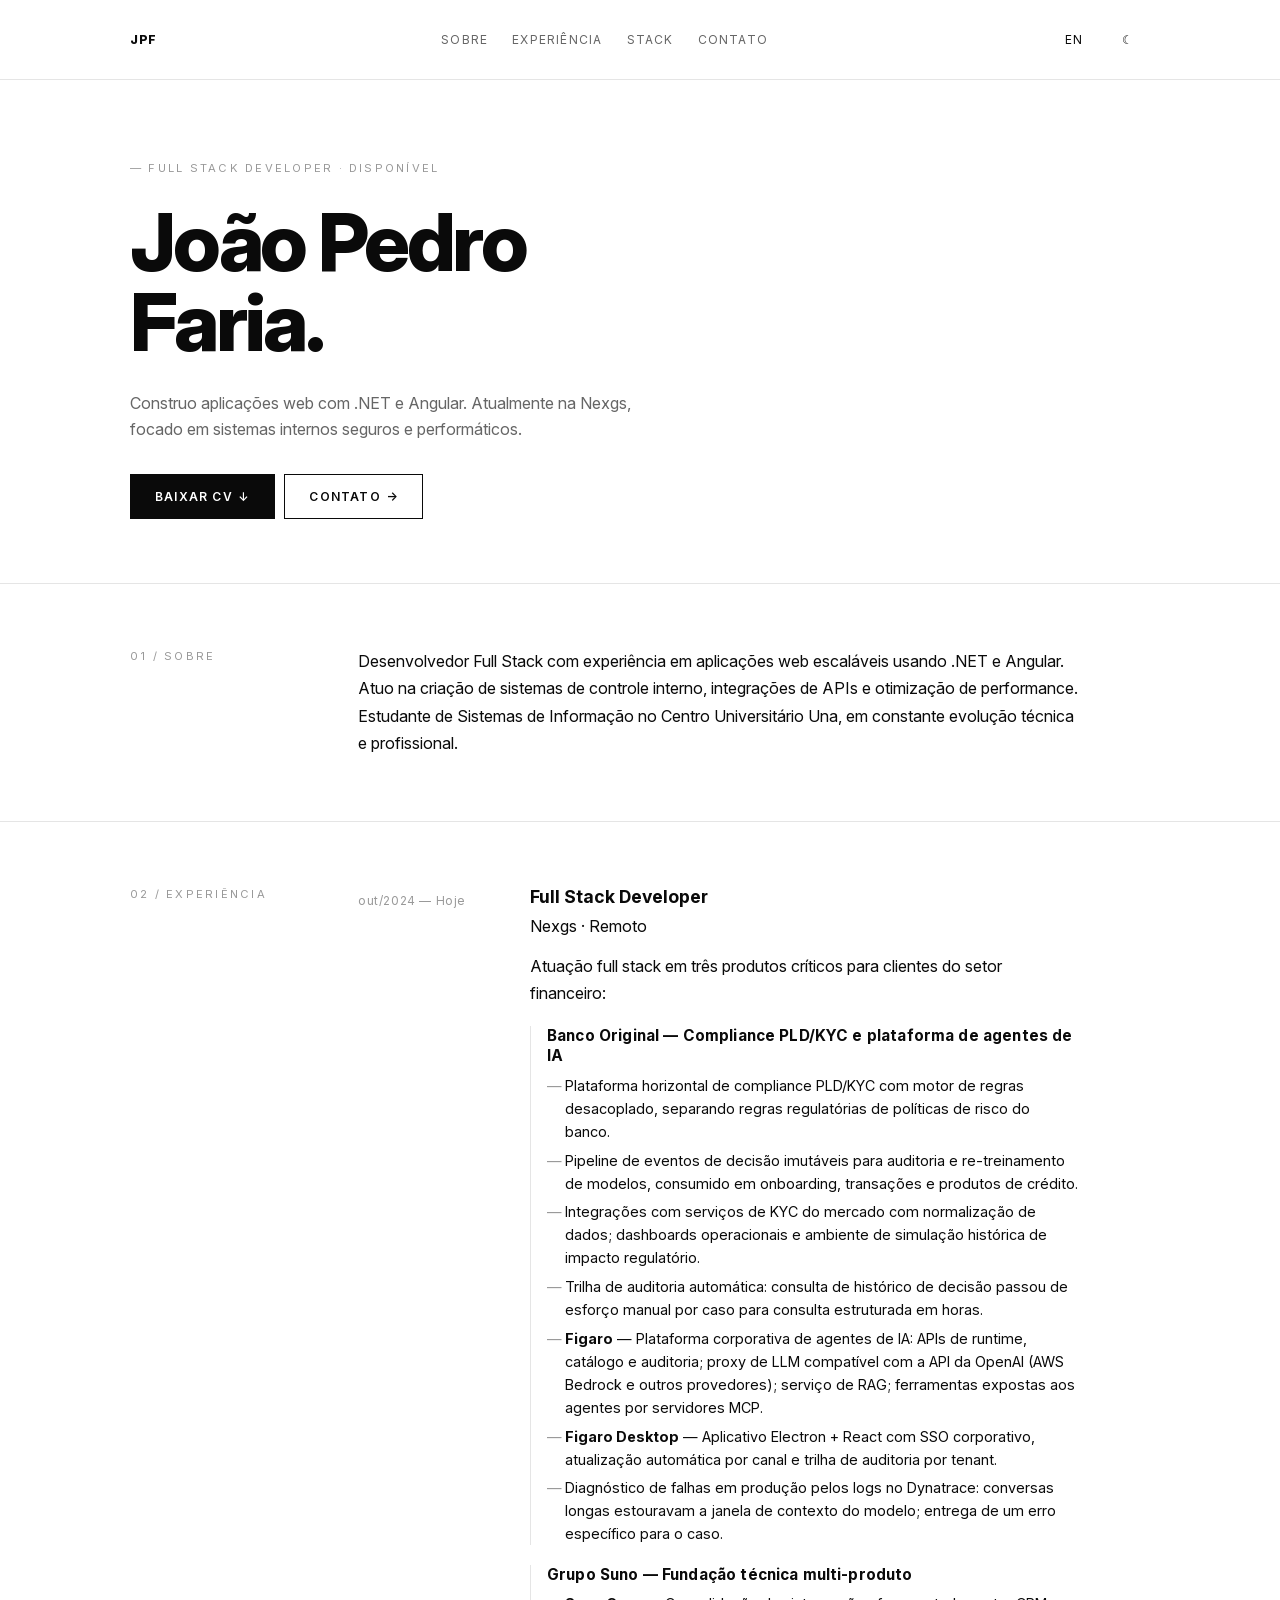
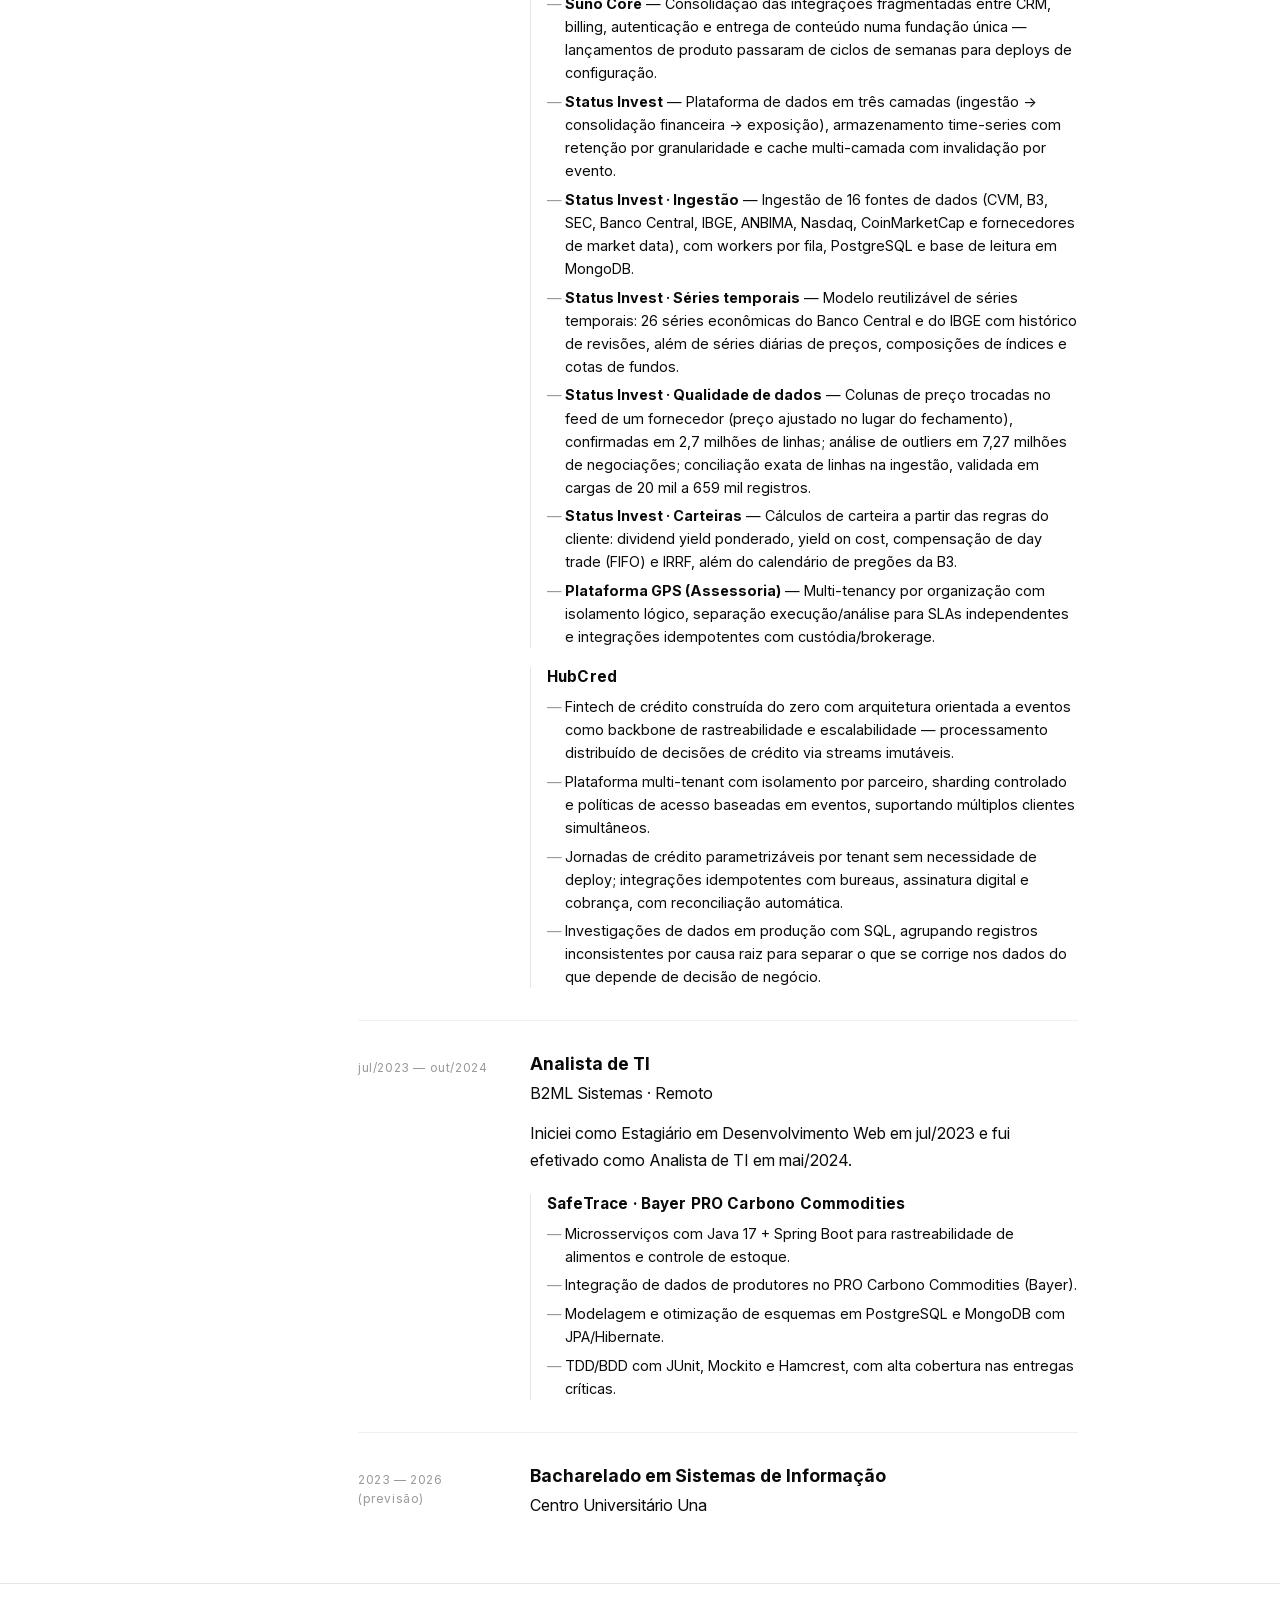
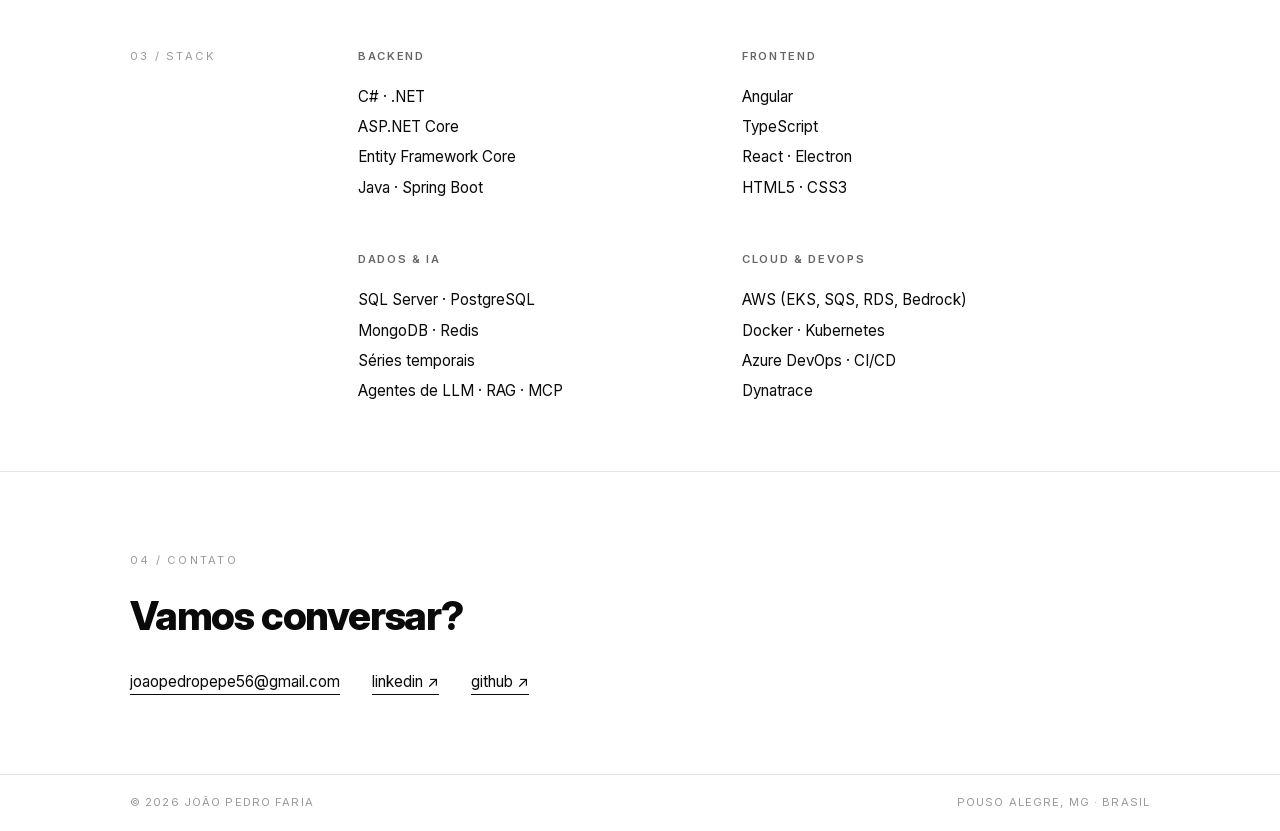
<file: index.html>
<!DOCTYPE html>
<html lang="pt-BR" data-theme="light">
<head>
  <meta charset="UTF-8">
  <meta name="viewport" content="width=device-width, initial-scale=1.0">
  <meta name="description" content="João Pedro Faria — Desenvolvedor Full Stack (.NET, Angular). Portfólio profissional." data-i18n="meta.description" data-i18n-attr="content">
  <meta property="og:title" content="João Pedro Faria — Full Stack Developer">
  <meta property="og:description" content="Desenvolvedor Full Stack (.NET, Angular). Pouso Alegre, MG.">
  <meta property="og:type" content="website">
  <link rel="icon" type="image/svg+xml" href="assets/favicon.svg">
  <link rel="icon" type="image/png" href="assets/favicon.png">
  <title data-i18n="meta.title">João Pedro Faria — Full Stack Developer</title>

  <!-- FOUC prevention: aplica tema antes do CSS pintar -->
  <script>
    (function() {
      try {
        var saved = localStorage.getItem('portfolio:theme');
        var prefers = window.matchMedia('(prefers-color-scheme: dark)').matches;
        var theme = saved || (prefers ? 'dark' : 'light');
        document.documentElement.setAttribute('data-theme', theme);
      } catch(e) {}
    })();
  </script>

  <link rel="stylesheet" href="styles.css">

  <!-- Google tag (gtag.js) -->
  <script async src="https://www.googletagmanager.com/gtag/js?id=G-FLNLV72NQY"></script>
  <script>
    window.dataLayer = window.dataLayer || [];
    function gtag(){dataLayer.push(arguments);}
    gtag('js', new Date());
    gtag('config', 'G-FLNLV72NQY');
  </script>

  <noscript>
    <style>
      .reveal { opacity: 1 !important; transform: none !important; }
    </style>
  </noscript>
</head>
<body>
  <a class="skip-link" href="#main" data-i18n="a11y.skip">Pular para o conteúdo</a>

  <header class="topbar" role="banner">
    <div class="container topbar-inner">
      <a href="#" class="logo" aria-label="João Pedro Faria">JPF</a>

      <nav class="nav" aria-label="Navegação principal">
        <ul class="nav-list">
          <li><a href="#sobre" data-i18n="nav.about">Sobre</a></li>
          <li><a href="#experiencia" data-i18n="nav.experience">Experiência</a></li>
          <li><a href="#stack" data-i18n="nav.stack">Stack</a></li>
          <li><a href="#contato" data-i18n="nav.contact">Contato</a></li>
        </ul>
      </nav>

      <div class="topbar-controls">
        <button class="lang-toggle" type="button" aria-label="Trocar idioma">
          <span data-lang-label>PT</span>
        </button>
        <button class="theme-toggle" type="button" aria-label="Trocar tema">
          <span data-theme-label>☾</span>
        </button>
        <button class="nav-burger" type="button" aria-label="Abrir menu" aria-expanded="false" aria-controls="mobile-nav">
          <span></span><span></span><span></span>
        </button>
      </div>
    </div>

    <div class="mobile-nav" id="mobile-nav" hidden>
      <ul>
        <li><a href="#sobre" data-i18n="nav.about">Sobre</a></li>
        <li><a href="#experiencia" data-i18n="nav.experience">Experiência</a></li>
        <li><a href="#stack" data-i18n="nav.stack">Stack</a></li>
        <li><a href="#contato" data-i18n="nav.contact">Contato</a></li>
      </ul>
    </div>
  </header>

  <main id="main">

    <section class="hero">
      <div class="container">
        <p class="eyebrow reveal"><span data-i18n="hero.eyebrow">Full Stack Developer · Disponível</span></p>
        <h1 class="hero-name reveal" data-i18n="hero.name">João Pedro<br>Faria.</h1>
        <p class="hero-sub reveal" data-i18n="hero.sub">Construo aplicações web com .NET e Angular. Atualmente na Nexgs, focado em sistemas internos seguros e performáticos.</p>
        <div class="hero-cta reveal">
          <a class="btn btn-primary" href="assets/cv-joao-faria-pt.pdf" download data-cv-link>
            <span data-i18n="hero.cv">Baixar CV</span> ↓
          </a>
          <a class="btn btn-secondary" href="#contato">
            <span data-i18n="hero.contact">Contato</span> →
          </a>
        </div>
      </div>
    </section>

    <section class="section" id="sobre">
      <div class="container section-grid">
        <div class="section-label">01 / <span data-i18n="section.about">Sobre</span></div>
        <div class="section-content reveal">
          <p data-i18n="about.body">Desenvolvedor Full Stack com experiência em aplicações web escaláveis usando .NET e Angular. Atuo na criação de sistemas de controle interno, integrações de APIs e otimização de performance. Estudante de Sistemas de Informação no Centro Universitário Una, em constante evolução técnica e profissional.</p>
        </div>
      </div>
    </section>

    <section class="section" id="experiencia">
      <div class="container section-grid">
        <div class="section-label">02 / <span data-i18n="section.experience">Experiência</span></div>
        <div class="section-content">

          <article class="timeline-item reveal">
            <div class="timeline-period"><span data-i18n="exp.nexgs-period">out/2024</span> — <span data-i18n="timeline.now">Hoje</span></div>
            <div class="timeline-body">
              <h3 class="timeline-role">Full Stack Developer</h3>
              <p class="timeline-meta">Nexgs · <span data-i18n="timeline.remote">Remoto</span></p>
              <p class="timeline-intro" data-i18n="exp.nexgs-intro">Atuação full stack em três produtos críticos para clientes do setor financeiro:</p>

              <div class="timeline-sub">
                <h4 class="sub-title">Banco Original — <span data-i18n="exp.nexgs.banco-tag">Compliance PLD/KYC e plataforma de agentes de IA</span></h4>
                <ul class="sub-list">
                  <li data-i18n="exp.nexgs.banco.b1">Plataforma horizontal de compliance PLD/KYC com motor de regras desacoplado, separando regras regulatórias de políticas de risco do banco.</li>
                  <li data-i18n="exp.nexgs.banco.b2">Pipeline de eventos de decisão imutáveis para auditoria e re-treinamento de modelos, consumido em onboarding, transações e produtos de crédito.</li>
                  <li data-i18n="exp.nexgs.banco.b3">Integrações com serviços de KYC do mercado com normalização de dados; dashboards operacionais e ambiente de simulação histórica de impacto regulatório.</li>
                  <li data-i18n="exp.nexgs.banco.b4">Trilha de auditoria automática: consulta de histórico de decisão passou de esforço manual por caso para consulta estruturada em horas.</li>
                  <li data-i18n="exp.nexgs.banco.b5"><strong>Figaro</strong> — Plataforma corporativa de agentes de IA: APIs de runtime, catálogo e auditoria; proxy de LLM compatível com a API da OpenAI (AWS Bedrock e outros provedores); serviço de RAG; ferramentas expostas aos agentes por servidores MCP.</li>
                  <li data-i18n="exp.nexgs.banco.b6"><strong>Figaro Desktop</strong> — Aplicativo Electron + React com SSO corporativo, atualização automática por canal e trilha de auditoria por tenant.</li>
                  <li data-i18n="exp.nexgs.banco.b7">Diagnóstico de falhas em produção pelos logs no Dynatrace: conversas longas estouravam a janela de contexto do modelo; entrega de um erro específico para o caso.</li>
                </ul>
              </div>

              <div class="timeline-sub">
                <h4 class="sub-title">Grupo Suno — <span data-i18n="exp.nexgs.suno-tag">Fundação técnica multi-produto</span></h4>
                <ul class="sub-list">
                  <li data-i18n="exp.nexgs.suno.b1"><strong>Suno Core</strong> — Consolidação das integrações fragmentadas entre CRM, billing, autenticação e entrega de conteúdo numa fundação única — lançamentos de produto passaram de ciclos de semanas para deploys de configuração.</li>
                  <li data-i18n="exp.nexgs.suno.b2"><strong>Status Invest</strong> — Plataforma de dados em três camadas (ingestão → consolidação financeira → exposição), armazenamento time-series com retenção por granularidade e cache multi-camada com invalidação por evento.</li>
                  <li data-i18n="exp.nexgs.suno.b4"><strong>Status Invest · Ingestão</strong> — Ingestão de 16 fontes de dados (CVM, B3, SEC, Banco Central, IBGE, ANBIMA, Nasdaq, CoinMarketCap e fornecedores de market data), com workers por fila, PostgreSQL e base de leitura em MongoDB.</li>
                  <li data-i18n="exp.nexgs.suno.b5"><strong>Status Invest · Séries temporais</strong> — Modelo reutilizável de séries temporais: 26 séries econômicas do Banco Central e do IBGE com histórico de revisões, além de séries diárias de preços, composições de índices e cotas de fundos.</li>
                  <li data-i18n="exp.nexgs.suno.b6"><strong>Status Invest · Qualidade de dados</strong> — Colunas de preço trocadas no feed de um fornecedor (preço ajustado no lugar do fechamento), confirmadas em 2,7 milhões de linhas; análise de outliers em 7,27 milhões de negociações; conciliação exata de linhas na ingestão, validada em cargas de 20 mil a 659 mil registros.</li>
                  <li data-i18n="exp.nexgs.suno.b7"><strong>Status Invest · Carteiras</strong> — Cálculos de carteira a partir das regras do cliente: dividend yield ponderado, yield on cost, compensação de day trade (FIFO) e IRRF, além do calendário de pregões da B3.</li>
                  <li data-i18n="exp.nexgs.suno.b3"><strong>Plataforma GPS (Assessoria)</strong> — Multi-tenancy por organização com isolamento lógico, separação execução/análise para SLAs independentes e integrações idempotentes com custódia/brokerage.</li>
                </ul>
              </div>

              <div class="timeline-sub">
                <h4 class="sub-title">HubCred</h4>
                <ul class="sub-list">
                  <li data-i18n="exp.nexgs.hubcred.b1">Fintech de crédito construída do zero com arquitetura orientada a eventos como backbone de rastreabilidade e escalabilidade — processamento distribuído de decisões de crédito via streams imutáveis.</li>
                  <li data-i18n="exp.nexgs.hubcred.b2">Plataforma multi-tenant com isolamento por parceiro, sharding controlado e políticas de acesso baseadas em eventos, suportando múltiplos clientes simultâneos.</li>
                  <li data-i18n="exp.nexgs.hubcred.b3">Jornadas de crédito parametrizáveis por tenant sem necessidade de deploy; integrações idempotentes com bureaus, assinatura digital e cobrança, com reconciliação automática.</li>
                  <li data-i18n="exp.nexgs.hubcred.b4">Investigações de dados em produção com SQL, agrupando registros inconsistentes por causa raiz para separar o que se corrige nos dados do que depende de decisão de negócio.</li>
                </ul>
              </div>
            </div>
          </article>

          <article class="timeline-item reveal">
            <div class="timeline-period" data-i18n="exp.b2ml-period">jul/2023 — out/2024</div>
            <div class="timeline-body">
              <h3 class="timeline-role"><span data-i18n="exp.b2ml-role">Analista de TI</span></h3>
              <p class="timeline-meta">B2ML Sistemas · <span data-i18n="timeline.remote">Remoto</span></p>
              <p class="timeline-intro" data-i18n="exp.b2ml-note">Iniciei como Estagiário em Desenvolvimento Web em jul/2023 e fui efetivado como Analista de TI em mai/2024.</p>

              <div class="timeline-sub">
                <h4 class="sub-title">SafeTrace · Bayer PRO Carbono Commodities</h4>
                <ul class="sub-list">
                  <li data-i18n="exp.b2ml.b1">Microsserviços com Java 17 + Spring Boot para rastreabilidade de alimentos e controle de estoque.</li>
                  <li data-i18n="exp.b2ml.b2">Integração de dados de produtores no PRO Carbono Commodities (Bayer).</li>
                  <li data-i18n="exp.b2ml.b3">Modelagem e otimização de esquemas em PostgreSQL e MongoDB com JPA/Hibernate.</li>
                  <li data-i18n="exp.b2ml.b4">TDD/BDD com JUnit, Mockito e Hamcrest, com alta cobertura nas entregas críticas.</li>
                </ul>
              </div>
            </div>
          </article>

          <article class="timeline-item reveal">
            <div class="timeline-period" data-i18n="edu.una-period">2023 — 2026 (previsão)</div>
            <div class="timeline-body">
              <h3 class="timeline-role"><span data-i18n="edu.una-role">Bacharelado em Sistemas de Informação</span></h3>
              <p class="timeline-meta">Centro Universitário Una</p>
            </div>
          </article>

        </div>
      </div>
    </section>

    <section class="section" id="stack">
      <div class="container section-grid">
        <div class="section-label">03 / <span data-i18n="section.stack">Stack</span></div>
        <div class="section-content">
          <div class="stack-grid">
            <div class="stack-col reveal">
              <h4 class="stack-title">Backend</h4>
              <ul class="stack-list">
                <li>C# · .NET</li>
                <li>ASP.NET Core</li>
                <li>Entity Framework Core</li>
                <li>Java · Spring Boot</li>
              </ul>
            </div>
            <div class="stack-col reveal">
              <h4 class="stack-title">Frontend</h4>
              <ul class="stack-list">
                <li>Angular</li>
                <li>TypeScript</li>
                <li>React · Electron</li>
                <li>HTML5 · CSS3</li>
              </ul>
            </div>
            <div class="stack-col reveal">
              <h4 class="stack-title" data-i18n="stack.data">Dados & IA</h4>
              <ul class="stack-list">
                <li>SQL Server · PostgreSQL</li>
                <li>MongoDB · Redis</li>
                <li data-i18n="stack.timeseries">Séries temporais</li>
                <li data-i18n="stack.agents">Agentes de LLM · RAG · MCP</li>
              </ul>
            </div>
            <div class="stack-col reveal">
              <h4 class="stack-title" data-i18n="stack.cloud">Cloud & DevOps</h4>
              <ul class="stack-list">
                <li>AWS (EKS, SQS, RDS, Bedrock)</li>
                <li>Docker · Kubernetes</li>
                <li>Azure DevOps · CI/CD</li>
                <li>Dynatrace</li>
              </ul>
            </div>
          </div>
        </div>
      </div>
    </section>

    <section class="section section-contact" id="contato">
      <div class="container">
        <div class="section-label">04 / <span data-i18n="section.contact">Contato</span></div>
        <h2 class="contact-headline reveal" data-i18n="contact.headline">Vamos conversar?</h2>
        <ul class="contact-links reveal">
          <li><a href="mailto:joaopedropepe56@gmail.com">joaopedropepe56@gmail.com</a></li>
          <li><a href="https://www.linkedin.com/in/joao-pedro-faria-dev/" target="_blank" rel="noopener">linkedin ↗</a></li>
          <li><a href="https://github.com/joao-o-faria" target="_blank" rel="noopener">github ↗</a></li>
        </ul>
      </div>
    </section>

  </main>

  <footer class="footer">
    <div class="container footer-inner">
      <span>© 2026 João Pedro Faria</span>
      <span data-i18n="footer.location">Pouso Alegre, MG · Brasil</span>
    </div>
  </footer>

  <script src="main.js" defer></script>
</body>
</html>
</file>
<file: styles.css>
/* ============================================
   TOKENS
   ============================================ */
:root {
  /* Light theme (default) */
  --bg: #ffffff;
  --fg: #0a0a0a;
  --fg-muted: #666666;
  --fg-subtle: #999999;
  --border: #e5e5e5;
  --border-subtle: #f0f0f0;

  /* Type */
  --font-sans: 'Inter', 'Helvetica Neue', -apple-system, BlinkMacSystemFont, 'Segoe UI', sans-serif;

  /* Layout */
  --container-max: 1100px;
  --container-pad: 2.5rem;
  --section-pad-y: 4rem;

  /* Motion */
  --transition: 200ms cubic-bezier(0.4, 0, 0.2, 1);
}

[data-theme="dark"] {
  --bg: #0a0a0a;
  --fg: #fafafa;
  --fg-muted: #a3a3a3;
  --fg-subtle: #666666;
  --border: #262626;
  --border-subtle: #1a1a1a;
}

@media (max-width: 640px) {
  :root {
    --container-pad: 1.25rem;
    --section-pad-y: 2.5rem;
  }
}

/* ============================================
   FONTS (self-hosted)
   ============================================ */
@font-face {
  font-family: 'Inter';
  src: url('assets/fonts/Inter-Variable.woff2') format('woff2-variations');
  font-weight: 100 900;
  font-style: normal;
  font-display: swap;
}

/* ============================================
   RESET
   ============================================ */
*, *::before, *::after { box-sizing: border-box; }

html {
  scroll-behavior: smooth;
  -webkit-text-size-adjust: 100%;
}

@media (prefers-reduced-motion: reduce) {
  html { scroll-behavior: auto; }
  *, *::before, *::after {
    animation-duration: 0.01ms !important;
    transition-duration: 0.01ms !important;
  }
}

body {
  margin: 0;
  font-family: var(--font-sans);
  background: var(--bg);
  color: var(--fg);
  line-height: 1.6;
  transition: background var(--transition), color var(--transition);
  -webkit-font-smoothing: antialiased;
  -moz-osx-font-smoothing: grayscale;
}

img, svg { max-width: 100%; display: block; }

button {
  font: inherit;
  color: inherit;
  background: none;
  border: none;
  cursor: pointer;
  padding: 0;
}

a { color: inherit; text-decoration: none; }

ul { list-style: none; padding: 0; margin: 0; }

h1, h2, h3, h4, p { margin: 0; }

/* ============================================
   UTILITIES
   ============================================ */
.container {
  max-width: var(--container-max);
  margin: 0 auto;
  padding-left: var(--container-pad);
  padding-right: var(--container-pad);
}

.skip-link {
  position: absolute;
  top: -100px;
  left: 0;
  padding: 0.75rem 1rem;
  background: var(--fg);
  color: var(--bg);
  z-index: 100;
  transition: top var(--transition);
}
.skip-link:focus { top: 0; }

:focus-visible {
  outline: 2px solid var(--fg);
  outline-offset: 2px;
}

/* ============================================
   TOPBAR
   ============================================ */
.topbar {
  position: sticky;
  top: 0;
  z-index: 50;
  background: color-mix(in srgb, var(--bg) 92%, transparent);
  backdrop-filter: blur(8px);
  -webkit-backdrop-filter: blur(8px);
  border-bottom: 1px solid var(--border);
}

.topbar-inner {
  display: flex;
  align-items: center;
  justify-content: space-between;
  padding-top: 1.1rem;
  padding-bottom: 1.1rem;
  font-size: 0.75rem;
  letter-spacing: 0.1em;
  text-transform: uppercase;
}

.logo {
  font-weight: 800;
  letter-spacing: 0.05em;
}

.nav-list {
  display: flex;
  gap: 1.5rem;
  color: var(--fg-muted);
}

.nav-list a { transition: color var(--transition); }
.nav-list a:hover { color: var(--fg); }

.topbar-controls {
  display: flex;
  gap: 0.6rem;
  align-items: center;
}

.lang-toggle,
.theme-toggle {
  font-size: 0.75rem;
  letter-spacing: 0.1em;
  padding: 0.4rem 0.6rem;
  min-width: 44px;
  min-height: 44px;
  display: inline-flex;
  align-items: center;
  justify-content: center;
}

.lang-toggle:hover,
.theme-toggle:hover { color: var(--fg-muted); }

.nav-burger { display: none; }

/* ============================================
   MOBILE NAV (drawer)
   ============================================ */
.mobile-nav {
  display: block;
  border-top: 1px solid var(--border);
}

.mobile-nav[hidden] {
  display: none;
}

.mobile-nav ul {
  display: flex;
  flex-direction: column;
  padding: 1rem var(--container-pad) 1.5rem;
  gap: 0.5rem;
}

.mobile-nav a {
  display: block;
  padding: 0.75rem 0;
  font-size: 1rem;
  letter-spacing: 0.05em;
  text-transform: uppercase;
  border-bottom: 1px solid var(--border-subtle);
}

/* ============================================
   HERO
   ============================================ */
.hero {
  padding-top: 5rem;
  padding-bottom: 4rem;
  border-bottom: 1px solid var(--border);
}

@media (max-width: 640px) {
  .hero { padding-top: 3rem; padding-bottom: 2.5rem; }
}

.eyebrow {
  font-size: 0.7rem;
  letter-spacing: 0.2em;
  text-transform: uppercase;
  color: var(--fg-subtle);
  margin-bottom: 1.5rem;
}

.eyebrow::before {
  content: "— ";
}

.hero-name {
  font-size: clamp(2.5rem, 8vw, 5rem);
  font-weight: 800;
  line-height: 1;
  letter-spacing: -0.04em;
  max-width: 900px;
}

.hero-sub {
  font-size: 1rem;
  color: var(--fg-muted);
  margin-top: 1.8rem;
  max-width: 520px;
  line-height: 1.6;
}

.hero-cta {
  display: flex;
  gap: 0.6rem;
  margin-top: 2rem;
  flex-wrap: wrap;
}

@media (max-width: 480px) {
  .hero-cta { flex-direction: column; align-items: stretch; }
}

/* ============================================
   BUTTONS
   ============================================ */
.btn {
  display: inline-flex;
  align-items: center;
  justify-content: center;
  gap: 0.3rem;
  padding: 0.75rem 1.5rem;
  font-size: 0.75rem;
  font-weight: 600;
  letter-spacing: 0.1em;
  text-transform: uppercase;
  border: 1px solid var(--fg);
  min-height: 44px;
  transition: background var(--transition), color var(--transition);
}

.btn-primary {
  background: var(--fg);
  color: var(--bg);
}
.btn-primary:hover {
  background: var(--bg);
  color: var(--fg);
}

.btn-secondary {
  background: transparent;
  color: var(--fg);
}
.btn-secondary:hover {
  background: var(--fg);
  color: var(--bg);
}

/* ============================================
   SECTION LAYOUT
   ============================================ */
.section {
  padding-top: var(--section-pad-y);
  padding-bottom: var(--section-pad-y);
  border-bottom: 1px solid var(--border);
}

.section-grid {
  display: grid;
  grid-template-columns: 180px 1fr;
  gap: 3rem;
  align-items: start;
}

@media (max-width: 960px) {
  .section-grid {
    grid-template-columns: 1fr;
    gap: 1.5rem;
  }
}

.section-label {
  font-size: 0.7rem;
  letter-spacing: 0.2em;
  text-transform: uppercase;
  color: var(--fg-subtle);
}

.section-content {
  max-width: 720px;
}

.section-content p {
  font-size: 1rem;
  line-height: 1.7;
  color: var(--fg);
}

/* ============================================
   TIMELINE (Experiência + Formação)
   ============================================ */
.timeline-item {
  display: grid;
  grid-template-columns: 140px 1fr;
  gap: 2rem;
  padding-bottom: 2rem;
  border-bottom: 1px solid var(--border-subtle);
  margin-bottom: 2rem;
}

.timeline-item:last-child {
  border-bottom: none;
  margin-bottom: 0;
  padding-bottom: 0;
}

@media (max-width: 640px) {
  .timeline-item {
    grid-template-columns: 1fr;
    gap: 0.5rem;
  }
}

.timeline-period {
  font-size: 0.75rem;
  color: var(--fg-subtle);
  letter-spacing: 0.05em;
  padding-top: 0.3rem;
}

.timeline-role {
  font-size: 1.1rem;
  font-weight: 700;
  line-height: 1.3;
}

.timeline-meta {
  font-size: 0.85rem;
  color: var(--fg-muted);
  margin-top: 0.25rem;
}

.timeline-desc {
  font-size: 0.95rem;
  color: var(--fg);
  margin-top: 0.8rem;
  line-height: 1.6;
}

.timeline-intro {
  font-size: 0.95rem;
  color: var(--fg);
  margin-top: 0.8rem;
  line-height: 1.6;
}

.timeline-sub {
  margin-top: 1.2rem;
  padding-left: 1rem;
  border-left: 1px solid var(--border);
}

.sub-title {
  font-size: 0.95rem;
  font-weight: 700;
  letter-spacing: 0.01em;
  line-height: 1.3;
}

.sub-desc {
  font-size: 0.9rem;
  color: var(--fg);
  margin-top: 0.35rem;
  line-height: 1.6;
}

.sub-list {
  margin-top: 0.5rem;
  font-size: 0.9rem;
  color: var(--fg);
  line-height: 1.6;
}

.sub-list li {
  position: relative;
  padding-left: 1.1rem;
  margin-top: 0.35rem;
}

.sub-list li::before {
  content: "—";
  position: absolute;
  left: 0;
  color: var(--fg-subtle);
}


/* ============================================
   STACK
   ============================================ */
.stack-grid {
  display: grid;
  grid-template-columns: repeat(2, 1fr);
  gap: 3rem;
}

@media (max-width: 640px) {
  .stack-grid {
    grid-template-columns: 1fr;
    gap: 2rem;
  }
}

.stack-title {
  font-size: 0.7rem;
  letter-spacing: 0.15em;
  text-transform: uppercase;
  color: var(--fg-muted);
  margin-bottom: 1rem;
  font-weight: 600;
}

.stack-list li {
  font-size: 0.95rem;
  line-height: 2;
}

/* ============================================
   CONTACT
   ============================================ */
.section-contact {
  padding-top: 5rem;
  padding-bottom: 5rem;
  border-bottom: none;
}

@media (max-width: 640px) {
  .section-contact { padding-top: 3rem; padding-bottom: 3rem; }
}

.section-contact .section-label {
  margin-bottom: 1.5rem;
}

.contact-headline {
  font-size: clamp(1.8rem, 5vw, 2.5rem);
  font-weight: 800;
  letter-spacing: -0.03em;
  line-height: 1.1;
  max-width: 700px;
}

.contact-links {
  display: flex;
  gap: 2rem;
  margin-top: 2rem;
  flex-wrap: wrap;
  font-size: 0.95rem;
}

.contact-links a {
  border-bottom: 1px solid var(--fg);
  padding-bottom: 0.2rem;
  transition: color var(--transition), border-color var(--transition);
}

.contact-links a:hover {
  color: var(--fg-muted);
  border-bottom-color: var(--fg-muted);
}

/* ============================================
   FOOTER
   ============================================ */
.footer {
  border-top: 1px solid var(--border);
}

.footer-inner {
  display: flex;
  justify-content: space-between;
  padding-top: 1.2rem;
  padding-bottom: 1.2rem;
  font-size: 0.7rem;
  letter-spacing: 0.1em;
  text-transform: uppercase;
  color: var(--fg-subtle);
  flex-wrap: wrap;
  gap: 0.5rem;
}

/* ============================================
   MOBILE TOPBAR (≤640px)
   ============================================ */
@media (max-width: 640px) {
  .nav { display: none; }

  .nav-burger {
    display: inline-flex;
    flex-direction: column;
    justify-content: center;
    gap: 4px;
    width: 44px;
    height: 44px;
    padding: 0;
  }

  .nav-burger span {
    display: block;
    width: 20px;
    height: 1.5px;
    background: var(--fg);
    transition: transform var(--transition), opacity var(--transition);
  }

  .nav-burger[aria-expanded="true"] span:nth-child(1) {
    transform: translateY(5.5px) rotate(45deg);
  }
  .nav-burger[aria-expanded="true"] span:nth-child(2) {
    opacity: 0;
  }
  .nav-burger[aria-expanded="true"] span:nth-child(3) {
    transform: translateY(-5.5px) rotate(-45deg);
  }

  /* Topbar fica mais compacto */
  .topbar-inner {
    padding-top: 0.9rem;
    padding-bottom: 0.9rem;
  }
}

/* ============================================
   REVEAL ON SCROLL
   ============================================ */
.reveal {
  opacity: 0;
  transform: translateY(8px);
  transition: opacity 500ms cubic-bezier(0.4, 0, 0.2, 1),
              transform 500ms cubic-bezier(0.4, 0, 0.2, 1);
}

.reveal.is-visible {
  opacity: 1;
  transform: none;
}

@media (prefers-reduced-motion: reduce) {
  .reveal {
    opacity: 1;
    transform: none;
  }
}
</file>
